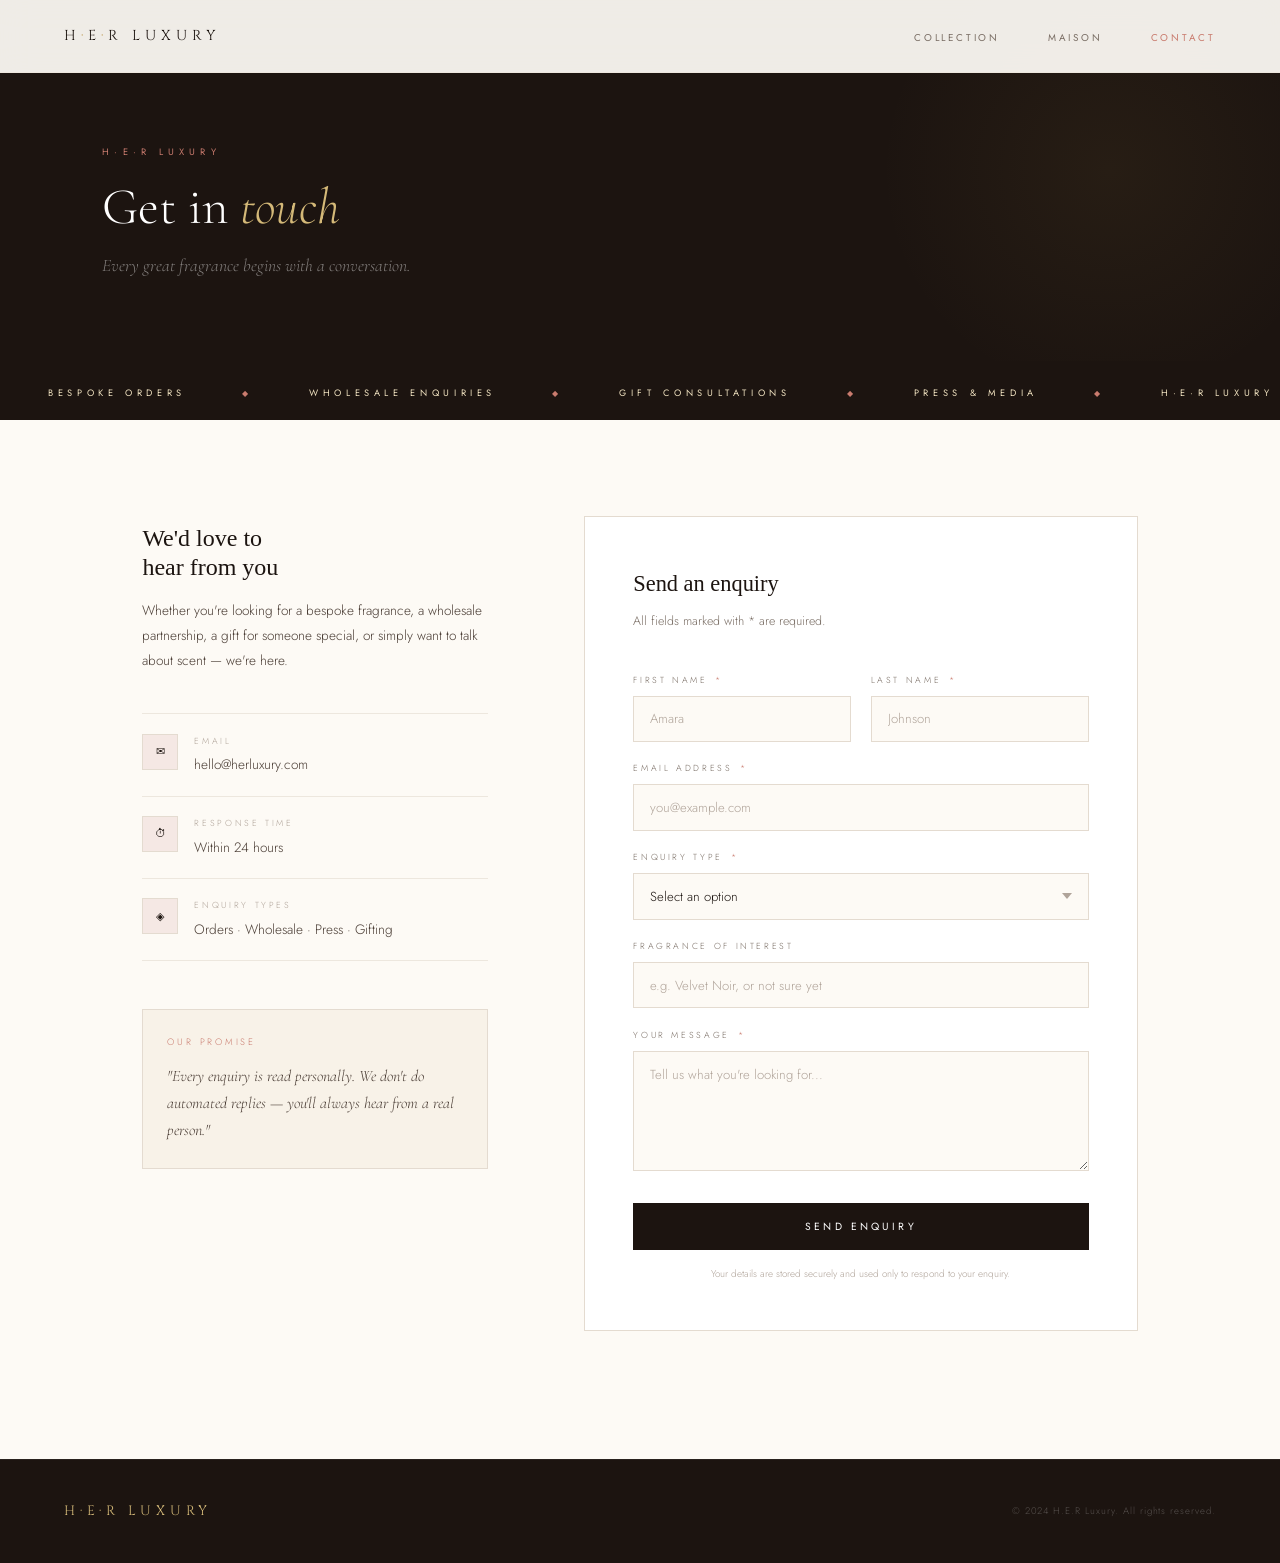
<file: contact.html>
<!DOCTYPE html>
<html lang="en">
<head>
  <meta charset="UTF-8" />
  <meta name="viewport" content="width=device-width, initial-scale=1.0" />
  <title>Contact — H.E.R LUXURY</title>
  <link rel="stylesheet" href="style.css" />
  <style>
    .contact-page { min-height: 100vh; background: var(--ivory); }
    .contact-hero { background: var(--text); padding: 9rem 8vw 5rem; position: relative; overflow: hidden; }
    .contact-hero::before { content: ''; position: absolute; top: -80px; right: -80px; width: 500px; height: 500px; border-radius: 50%; background: radial-gradient(circle, rgba(184,149,74,0.07) 0%, transparent 65%); pointer-events: none; }
    .contact-hero-inner { max-width: 1200px; margin: 0 auto; position: relative; z-index: 1; }
    .contact-hero .section-eyebrow { color: var(--rose); margin-bottom: 1.2rem; }
    .contact-hero .section-title { color: var(--white); }
    .contact-hero-sub { font-family: 'Cormorant Garamond', serif; font-size: 1.1rem; font-style: italic; color: rgba(255,255,255,0.45); margin-top: 1rem; max-width: 480px; }
    .contact-body { max-width: 1200px; margin: 0 auto; padding: 6rem 8vw 8rem; display: grid; grid-template-columns: 1fr 1.6fr; gap: 6rem; align-items: start; }
    .contact-info { padding-top: 0.5rem; }
    .contact-info-title { font-family: 'Playfair Display', serif; font-size: 1.5rem; font-weight: 400; color: var(--text); margin-bottom: 1rem; line-height: 1.2; }
    .contact-info-desc { font-size: 0.85rem; color: var(--text-mid); line-height: 1.85; margin-bottom: 2.5rem; }
    .contact-info-items { display: flex; flex-direction: column; gap: 0; margin-bottom: 3rem; }
    .contact-info-item { display: flex; align-items: flex-start; gap: 1rem; padding: 1.2rem 0; border-bottom: 1px solid var(--border-lt); }
    .contact-info-item:first-child { border-top: 1px solid var(--border-lt); }
    .contact-info-icon { width: 36px; height: 36px; background: var(--blush); border: 1px solid var(--border); display: flex; align-items: center; justify-content: center; flex-shrink: 0; font-size: 0.7rem; color: var(--rose-dark); }
    .contact-info-label { font-size: 0.55rem; letter-spacing: 0.3em; text-transform: uppercase; color: var(--text-muted); margin-bottom: 0.3rem; }
    .contact-info-value { font-size: 0.85rem; color: var(--text-mid); }
    .contact-info-value a { color: var(--rose-dark); text-decoration: none; transition: color 0.2s; }
    .contact-info-value a:hover { color: var(--rose); }
    .contact-promise { background: var(--cream); border: 1px solid var(--border); padding: 1.5rem; }
    .contact-promise-title { font-size: 0.58rem; letter-spacing: 0.3em; text-transform: uppercase; color: var(--rose); margin-bottom: 0.8rem; }
    .contact-promise-text { font-family: 'Cormorant Garamond', serif; font-size: 1rem; font-style: italic; color: var(--text-mid); line-height: 1.7; }
    .contact-form-wrap { background: var(--white); border: 1px solid var(--border); padding: 3rem; }
    .contact-form-title { font-family: 'Playfair Display', serif; font-size: 1.4rem; font-weight: 400; color: var(--text); margin-bottom: 0.5rem; }
    .contact-form-subtitle { font-size: 0.78rem; color: var(--text-dim); margin-bottom: 2.5rem; }
    .cf-fields { display: grid; grid-template-columns: 1fr 1fr; gap: 1.2rem; }
    .cf-group-full { grid-column: 1 / -1; }
    .cf-group-half { grid-column: span 1; }
    .cf-label { display: block; font-size: 0.55rem; letter-spacing: 0.3em; text-transform: uppercase; color: var(--text-dim); margin-bottom: 0.5rem; }
    .cf-label span { color: var(--rose); margin-left: 2px; }
    .cf-input, .cf-select, .cf-textarea { width: 100%; background: var(--ivory); border: 1px solid var(--border); color: var(--text); padding: 0.8rem 1rem; font-family: 'Jost', sans-serif; font-size: 0.82rem; font-weight: 300; outline: none; transition: border-color 0.2s, background 0.2s; appearance: none; }
    .cf-input:focus, .cf-select:focus, .cf-textarea:focus { border-color: var(--blush-deep); background: var(--white); }
    .cf-input::placeholder, .cf-textarea::placeholder { color: var(--text-muted); }
    .cf-select { background-image: url("data:image/svg+xml,%3Csvg xmlns='http://www.w3.org/2000/svg' width='10' height='6'%3E%3Cpath d='M0 0l5 6 5-6z' fill='%23b0a49a'/%3E%3C/svg%3E"); background-repeat: no-repeat; background-position: right 1rem center; padding-right: 2.5rem; cursor: pointer; }
    .cf-textarea { resize: vertical; min-height: 120px; line-height: 1.6; }
    .cf-honey { display: none; }
    .cf-submit { width: 100%; background: var(--text); color: var(--white); border: none; padding: 1rem 2rem; font-family: 'Jost', sans-serif; font-size: 0.65rem; letter-spacing: 0.3em; text-transform: uppercase; cursor: pointer; transition: background 0.25s; margin-top: 1.5rem; display: flex; align-items: center; justify-content: center; gap: 0.8rem; }
    .cf-submit:hover { background: var(--rose-dark); }
    .cf-submit:disabled { background: var(--border); color: var(--text-muted); cursor: not-allowed; }
    .cf-spinner { width: 14px; height: 14px; border: 1.5px solid rgba(255,255,255,0.3); border-top-color: white; border-radius: 50%; animation: cfSpin 0.7s linear infinite; display: none; }
    .cf-error { display: none; background: #fef2f2; border: 1px solid #fecaca; color: #b91c1c; padding: 0.8rem 1rem; font-size: 0.75rem; margin-top: 1rem; line-height: 1.5; }
    .cf-notice { font-size: 0.62rem; color: var(--text-muted); text-align: center; margin-top: 1rem; line-height: 1.6; }
    .cf-success { display: none; text-align: center; padding: 3rem 2rem; }
    .cf-success-icon { width: 56px; height: 56px; background: var(--blush); border: 1px solid var(--blush-deep); border-radius: 50%; display: flex; align-items: center; justify-content: center; margin: 0 auto 1.5rem; font-size: 1.3rem; color: var(--rose-dark); }
    .cf-success-title { font-family: 'Playfair Display', serif; font-size: 1.6rem; font-weight: 400; color: var(--text); margin-bottom: 0.8rem; }
    .cf-success-text { font-size: 0.82rem; color: var(--text-dim); line-height: 1.8; margin-bottom: 2rem; max-width: 320px; margin-left: auto; margin-right: auto; }
    .cf-success-back { display: inline-block; font-size: 0.6rem; letter-spacing: 0.25em; text-transform: uppercase; color: var(--rose-dark); border: 1px solid var(--blush-deep); padding: 0.6rem 1.5rem; text-decoration: none; transition: all 0.2s; }
    .cf-success-back:hover { background: var(--blush); }
    .cf-loading { text-align: center; padding: 3rem; color: var(--text-muted); font-size: 0.65rem; letter-spacing: 0.3em; text-transform: uppercase; }
    @keyframes cfSpin { to { transform: rotate(360deg); } }
    @media (max-width: 900px) { .contact-body { grid-template-columns: 1fr; gap: 3rem; padding: 4rem 6vw 6rem; } .contact-form-wrap { padding: 2rem; } }
    @media (max-width: 600px) { .contact-hero { padding: 7rem 5vw 3rem; } .contact-body { padding: 3rem 5vw 5rem; } .cf-fields { grid-template-columns: 1fr; } .cf-group-half { grid-column: 1 / -1; } .contact-form-wrap { padding: 1.5rem; } }
  </style>
</head>
<body class="contact-page">

  <nav id="mainNav" class="scrolled">
    <a class="nav-logo" href="index.html">H<em>·</em>E<em>·</em>R LUXURY</a>
    <ul class="nav-links">
      <li><a href="collection.html">Collection</a></li>
      <li><a href="index.html#about">Maison</a></li>
      <li><a href="contact.html" style="color:var(--rose);">Contact</a></li>
    </ul>
    <button class="nav-hamburger" id="navHamburger" onclick="toggleMobileNav()" aria-label="Open menu">
      <span></span><span></span><span></span>
    </button>
  </nav>
  <div class="mobile-nav-overlay" id="mobileNavOverlay" onclick="toggleMobileNav()"></div>
  <div class="mobile-nav-drawer" id="mobileNavDrawer">
    <button class="mobile-nav-close" onclick="toggleMobileNav()">✕</button>
    <div class="mobile-nav-logo">H<em>·</em>E<em>·</em>R LUXURY</div>
    <ul class="mobile-nav-links">
      <li><a href="collection.html" onclick="toggleMobileNav()">Collection</a></li>
      <li><a href="index.html#about" onclick="toggleMobileNav()">Maison</a></li>
      <li><a href="contact.html" onclick="toggleMobileNav()">Contact</a></li>
    </ul>
  </div>

  <section class="contact-hero">
    <div class="contact-hero-inner">
      <div class="section-eyebrow">H·E·R Luxury</div>
      <h1 class="section-title">Get in <em style="font-family:'Cormorant Garamond',serif;font-style:italic;color:var(--gold-light);">touch</em></h1>
      <p class="contact-hero-sub">Every great fragrance begins with a conversation.</p>
    </div>
  </section>

  <div class="marquee-strip" aria-hidden="true">
    <div class="marquee-inner">
      <span class="marquee-item">Bespoke Orders</span><span class="marquee-sep">◆</span>
      <span class="marquee-item">Wholesale Enquiries</span><span class="marquee-sep">◆</span>
      <span class="marquee-item">Gift Consultations</span><span class="marquee-sep">◆</span>
      <span class="marquee-item">Press &amp; Media</span><span class="marquee-sep">◆</span>
      <span class="marquee-item">H·E·R Luxury</span><span class="marquee-sep">◆</span>
      <span class="marquee-item">Artisan Perfumery</span><span class="marquee-sep">◆</span>
      <span class="marquee-item">Bespoke Orders</span><span class="marquee-sep">◆</span>
      <span class="marquee-item">Wholesale Enquiries</span><span class="marquee-sep">◆</span>
      <span class="marquee-item">Gift Consultations</span><span class="marquee-sep">◆</span>
      <span class="marquee-item">Press &amp; Media</span><span class="marquee-sep">◆</span>
      <span class="marquee-item">H·E·R Luxury</span><span class="marquee-sep">◆</span>
      <span class="marquee-item">Artisan Perfumery</span><span class="marquee-sep">◆</span>
    </div>
  </div>

  <div class="contact-body">
    <div class="contact-info">
      <h2 class="contact-info-title">We'd love to<br>hear from you</h2>
      <p class="contact-info-desc">Whether you're looking for a bespoke fragrance, a wholesale partnership, a gift for someone special, or simply want to talk about scent — we're here.</p>
      <div class="contact-info-items">
        <div class="contact-info-item">
          <div class="contact-info-icon">✉</div>
          <div><div class="contact-info-label">Email</div><div class="contact-info-value"><a href="mailto:hello@herluxury.com">hello@herluxury.com</a></div></div>
        </div>
        <div class="contact-info-item">
          <div class="contact-info-icon">⏱</div>
          <div><div class="contact-info-label">Response time</div><div class="contact-info-value">Within 24 hours</div></div>
        </div>
        <div class="contact-info-item">
          <div class="contact-info-icon">◈</div>
          <div><div class="contact-info-label">Enquiry types</div><div class="contact-info-value">Orders · Wholesale · Press · Gifting</div></div>
        </div>
      </div>
      <div class="contact-promise">
        <div class="contact-promise-title">Our promise</div>
        <p class="contact-promise-text">"Every enquiry is read personally. We don't do automated replies — you'll always hear from a real person."</p>
      </div>
    </div>

    <div class="contact-form-wrap">
      <div class="cf-loading" id="cfLoading">Loading form&hellip;</div>
      <div id="cfFormArea" style="display:none;">
        <h2 class="contact-form-title" id="cfHeading"></h2>
        <p class="contact-form-subtitle" id="cfSubheading"></p>
        <form id="contactForm" novalidate>
          <input type="text" name="_gotcha" class="cf-honey" tabindex="-1" autocomplete="off" />
          <div class="cf-fields" id="cfFields"></div>
          <div class="cf-error" id="cfError">Please fill in all required fields correctly.</div>
          <button type="submit" class="cf-submit" id="cfSubmit">
            <span class="cf-spinner" id="cfSpinner"></span>
            <span id="cfBtnText">Send enquiry</span>
          </button>
          <p class="cf-notice">Your details are stored securely and used only to respond to your enquiry.</p>
        </form>
      </div>
      <div class="cf-success" id="cfSuccess">
        <div class="cf-success-icon">✓</div>
        <h3 class="cf-success-title" id="cfSuccessTitle">Message received</h3>
        <p class="cf-success-text" id="cfSuccessText">Thank you for reaching out. We'll be in touch within 24 hours.</p>
        <a href="index.html" class="cf-success-back">Back to store</a>
      </div>
    </div>
  </div>

  <footer>
    <div class="footer-logo">H·E·R Luxury</div>
    <div class="footer-copy">© 2024 H.E.R Luxury. All rights reserved.</div>
  </footer>

  <script src="config.js"></script>
  <script src="store.js"></script>
  <script>
    window.addEventListener('scroll', () => {
      document.getElementById('mainNav').classList.toggle('scrolled', window.scrollY > 40);
    });

    function toggleMobileNav() {
      const drawer = document.getElementById('mobileNavDrawer');
      const overlay = document.getElementById('mobileNavOverlay');
      const btn = document.getElementById('navHamburger');
      const open = drawer.classList.toggle('open');
      overlay.classList.toggle('open', open);
      btn.classList.toggle('open', open);
      document.body.style.overflow = open ? 'hidden' : '';
    }

    function renderField(field) {
      const colClass = field.width === 'half' ? 'cf-group-half' : 'cf-group-full';
      const req = field.required ? '<span>*</span>' : '';
      let input = '';
      if (field.type === 'textarea') {
        input = `<textarea id="cf_${field.id}" name="${field.id}" class="cf-textarea" placeholder="${field.placeholder||''}" ${field.required?'required':''}></textarea>`;
      } else if (field.type === 'select') {
        const opts = (field.options||[]).map(o=>`<option value="${o}">${o}</option>`).join('');
        input = `<select id="cf_${field.id}" name="${field.id}" class="cf-select" ${field.required?'required':''}><option value="" disabled selected>Select an option</option>${opts}</select>`;
      } else {
        input = `<input type="${field.type}" id="cf_${field.id}" name="${field.id}" class="cf-input" placeholder="${field.placeholder||''}" ${field.required?'required':''} />`;
      }
      return `<div class="${colClass}"><label class="cf-label" for="cf_${field.id}">${field.label} ${req}</label>${input}</div>`;
    }

    async function initForm() {
      try {
        const config = await getFormConfig();
        window._formConfig = config;
        document.getElementById('cfHeading').textContent = config.heading || 'Send an enquiry';
        document.getElementById('cfSubheading').textContent = config.subheading || 'All fields marked with * are required.';
        document.getElementById('cfBtnText').textContent = config.submitLabel || 'Send enquiry';
        document.getElementById('cfSuccessTitle').textContent = config.successTitle || 'Message received';
        document.getElementById('cfSuccessText').textContent = config.successText || 'Thank you. We\'ll be in touch within 24 hours.';
        document.getElementById('cfFields').innerHTML = (config.fields||[]).map(renderField).join('');
        document.getElementById('cfLoading').style.display = 'none';
        document.getElementById('cfFormArea').style.display = 'block';
      } catch(err) {
        document.getElementById('cfLoading').textContent = 'Unable to load form. Please email us directly.';
      }
    }

    document.getElementById('contactForm').addEventListener('submit', async function(e) {
      e.preventDefault();
      const config = window._formConfig || { fields: [] };
      const errorEl = document.getElementById('cfError');
      errorEl.style.display = 'none';

      // Honeypot
      if (document.querySelector('.cf-honey').value) return;

      // Collect + validate
      const data = {};
      let valid = true;
      for (const field of config.fields) {
        const el = document.getElementById(`cf_${field.id}`);
        if (!el) continue;
        const val = el.value.trim();
        if (field.required && !val) { valid = false; break; }
        if (field.type === 'email' && val && !/^[^\s@]+@[^\s@]+\.[^\s@]+$/.test(val)) { valid = false; break; }
        data[field.id] = val;
      }

      if (!valid) {
        errorEl.style.display = 'block';
        errorEl.scrollIntoView({ behavior: 'smooth', block: 'center' });
        return;
      }

      // Loading state
      const btn = document.getElementById('cfSubmit');
      const spinner = document.getElementById('cfSpinner');
      const btnText = document.getElementById('cfBtnText');
      btn.disabled = true;
      spinner.style.display = 'block';
      btnText.textContent = 'Sending...';

      try {
        // Build the enquiry record — handle any field names the AI might have set
        const enquiry = {
          first_name: data.first_name || (data.name ? data.name.split(' ')[0] : 'Unknown'),
          last_name: data.last_name || (data.name ? data.name.split(' ').slice(1).join(' ') : ''),
          email: data.email || '',
          enquiry_type: data.enquiry_type || data.type || 'General question',
          fragrance_interest: data.fragrance_interest || data.fragrance || '',
          message: data.message || '',
          status: 'unread',
          notes: ''
        };
        await submitEnquiry(enquiry);
        document.getElementById('cfFormArea').style.display = 'none';
        document.getElementById('cfSuccess').style.display = 'block';
      } catch(err) {
        errorEl.textContent = 'Something went wrong. Please try again or email us directly.';
        errorEl.style.display = 'block';
        btn.disabled = false;
        spinner.style.display = 'none';
        btnText.textContent = config.submitLabel || 'Send enquiry';
      }
    });

    initForm();
  </script>
</body>
</html>
</file>
<file: style.css>
@import url('https://fonts.googleapis.com/css2?family=Cormorant+Garamond:ital,wght@0,300;0,400;0,500;1,300;1,400;1,500&family=Jost:wght@200;300;400;500;600&family=Cinzel:wght@400;500&display=swap');

/* ═══════════════════════════════════════
   TOKENS
═══════════════════════════════════════ */
:root {
  --white:       #ffffff;
  --ivory:       #fdfaf5;
  --cream:       #f8f2e8;
  --parchment:   #f0e6d6;
  --blush:       #f5e8e4;
  --blush-mid:   #e8cdc6;
  --rose:        #c97b6e;
  --rose-deep:   #a85a50;
  --rose-light:  #f2dbd7;
  --gold:        #b8954a;
  --gold-light:  #d4b978;
  --gold-pale:   #f0e2c0;
  --taupe:       #8c7b6e;
  --text:        #1c1410;
  --text-mid:    #4a3d35;
  --text-dim:    #7a6e65;
  --text-muted:  #b0a49a;
  --border:      #e4dbd0;
  --border-lt:   #ede7de;
  --surface:     #faf6f0;
  --card:        #ffffff;

  --shadow-xs:   0 1px 4px rgba(60,40,20,0.06);
  --shadow-sm:   0 4px 20px rgba(60,40,20,0.08);
  --shadow-md:   0 8px 40px rgba(60,40,20,0.12);
  --shadow-lg:   0 20px 60px rgba(60,40,20,0.16);
  --shadow-xl:   0 30px 80px rgba(60,40,20,0.20);
}

/* ═══════════════════════════════════════
   RESET
═══════════════════════════════════════ */
*, *::before, *::after { margin: 0; padding: 0; box-sizing: border-box; }
html { scroll-behavior: smooth; font-size: 16px; }
img { display: block; max-width: 100%; }

body {
  background: var(--ivory);
  color: var(--text);
  font-family: 'Jost', sans-serif;
  font-weight: 300;
  line-height: 1.7;
  -webkit-font-smoothing: antialiased;
}

/* ═══════════════════════════════════════
   NAVIGATION
═══════════════════════════════════════ */
nav {
  position: fixed;
  top: 0; left: 0; right: 0;
  z-index: 200;
  padding: 1.4rem 5vw;
  display: flex;
  align-items: center;
  justify-content: space-between;
  background: rgba(253,250,245,0.94);
  backdrop-filter: blur(16px);
  -webkit-backdrop-filter: blur(16px);
  border-bottom: 1px solid var(--border-lt);
  transition: box-shadow 0.3s;
}

nav.scrolled { box-shadow: var(--shadow-sm); }

.nav-logo {
  font-family: 'Cinzel', serif;
  font-size: 0.9rem;
  letter-spacing: 0.35em;
  color: var(--text);
  text-decoration: none;
  text-transform: uppercase;
}

.nav-logo em {
  font-style: normal;
  color: var(--gold);
}

.nav-links {
  display: flex;
  gap: 3rem;
  list-style: none;
}

.nav-links a {
  font-size: 0.62rem;
  letter-spacing: 0.28em;
  text-transform: uppercase;
  color: var(--text-dim);
  text-decoration: none;
  transition: color 0.25s;
  font-weight: 400;
}

.nav-links a:hover { color: var(--rose); }

/* HAMBURGER BUTTON */
.nav-hamburger {
  display: none;
  flex-direction: column;
  justify-content: center;
  gap: 5px;
  background: none;
  border: none;
  cursor: pointer;
  padding: 4px;
  z-index: 201;
}

.nav-hamburger span {
  display: block;
  width: 24px;
  height: 1.5px;
  background: var(--text);
  transition: all 0.3s;
}

.nav-hamburger.open span:nth-child(1) { transform: translateY(6.5px) rotate(45deg); }
.nav-hamburger.open span:nth-child(2) { opacity: 0; }
.nav-hamburger.open span:nth-child(3) { transform: translateY(-6.5px) rotate(-45deg); }

/* MOBILE NAV OVERLAY */
.mobile-nav-overlay {
  display: none;
  position: fixed;
  inset: 0;
  background: rgba(28,20,16,0.5);
  z-index: 299;
  opacity: 0;
  transition: opacity 0.3s;
}

.mobile-nav-overlay.open {
  display: block;
  opacity: 1;
}

/* MOBILE NAV DRAWER */
.mobile-nav-drawer {
  position: fixed;
  top: 0; right: 0;
  width: min(80vw, 300px);
  height: 100%;
  background: var(--ivory);
  z-index: 300;
  padding: 2rem 2rem 3rem;
  display: flex;
  flex-direction: column;
  transform: translateX(100%);
  transition: transform 0.35s cubic-bezier(0.22,1,0.36,1);
  overflow-y: auto;
}

.mobile-nav-drawer.open {
  transform: translateX(0);
}

.mobile-nav-close {
  align-self: flex-end;
  background: none;
  border: none;
  font-size: 1.2rem;
  color: var(--text-dim);
  cursor: pointer;
  padding: 0.3rem;
  margin-bottom: 2rem;
  transition: color 0.2s;
}

.mobile-nav-close:hover { color: var(--rose); }

.mobile-nav-logo {
  font-family: 'Cinzel', serif;
  font-size: 0.8rem;
  letter-spacing: 0.35em;
  color: var(--text);
  text-transform: uppercase;
  margin-bottom: 3rem;
  border-bottom: 1px solid var(--border-lt);
  padding-bottom: 1.5rem;
}

.mobile-nav-logo em {
  font-style: normal;
  color: var(--gold);
}

.mobile-nav-links {
  list-style: none;
  display: flex;
  flex-direction: column;
  gap: 0;
}

.mobile-nav-links li {
  border-bottom: 1px solid var(--border-lt);
}

.mobile-nav-links a {
  display: block;
  padding: 1.1rem 0;
  font-size: 0.65rem;
  letter-spacing: 0.3em;
  text-transform: uppercase;
  color: var(--text-mid);
  text-decoration: none;
  transition: color 0.2s;
}

.mobile-nav-links a:hover { color: var(--rose); }

@media (max-width: 768px) {
  .nav-hamburger { display: flex; }
  .nav-links { display: none !important; }
}


.hero {
  min-height: 100vh;
  display: grid;
  grid-template-columns: 1fr 1fr;
  padding-top: 80px; /* nav height */
  overflow: hidden;
}

/* LEFT TEXT PANEL */
.hero-left {
  display: flex;
  flex-direction: column;
  justify-content: center;
  padding: 6rem 5vw 6rem 5vw;
  background: var(--ivory);
  position: relative;
  z-index: 1;
}

.hero-left::before {
  content: '';
  position: absolute;
  bottom: -60px; right: -60px;
  width: 300px; height: 300px;
  border-radius: 50%;
  background: radial-gradient(circle, rgba(184,149,74,0.08) 0%, transparent 70%);
  pointer-events: none;
}

.hero-eyebrow {
  display: flex;
  align-items: center;
  gap: 1rem;
  font-size: 0.6rem;
  letter-spacing: 0.55em;
  text-transform: uppercase;
  color: var(--rose);
  margin-bottom: 2rem;
  font-weight: 400;
  animation: fadeUp 0.9s ease both;
}

.hero-eyebrow::before {
  content: '';
  display: block;
  width: 40px; height: 1px;
  background: var(--rose);
  flex-shrink: 0;
}

.hero-title {
  font-family: 'Cormorant Garamond', serif;
  font-size: clamp(3.2rem, 5.5vw, 6rem);
  font-weight: 300;
  line-height: 1.0;
  letter-spacing: -0.01em;
  color: var(--text);
  margin-bottom: 1.6rem;
  animation: fadeUp 0.9s 0.12s ease both;
}

.hero-title em {
  font-style: italic;
  color: var(--gold);
}

.hero-subtitle {
  font-family: 'Cormorant Garamond', serif;
  font-size: 1.15rem;
  font-style: italic;
  color: var(--text-dim);
  max-width: 380px;
  margin-bottom: 3.5rem;
  line-height: 1.75;
  animation: fadeUp 0.9s 0.24s ease both;
}

.hero-actions {
  display: flex;
  align-items: center;
  gap: 2rem;
  animation: fadeUp 0.9s 0.36s ease both;
}

.btn-hero-primary {
  display: inline-block;
  font-family: 'Jost', sans-serif;
  font-size: 0.6rem;
  letter-spacing: 0.35em;
  text-transform: uppercase;
  color: var(--white);
  background: var(--text);
  padding: 1.1rem 2.8rem;
  text-decoration: none;
  transition: all 0.3s ease;
  font-weight: 400;
}

.btn-hero-primary:hover {
  background: var(--gold);
  transform: translateY(-2px);
  box-shadow: 0 10px 30px rgba(184,149,74,0.3);
}

.hero-note {
  font-size: 0.65rem;
  letter-spacing: 0.1em;
  color: var(--text-muted);
}

.hero-note span {
  color: var(--gold);
  font-weight: 400;
}

/* RIGHT IMAGE PANEL */
.hero-right {
  position: relative;
  overflow: hidden;
}

.hero-main-image {
  width: 100%;
  height: 100%;
  object-fit: cover;
  display: block;
  animation: heroScale 1.4s cubic-bezier(0.22, 1, 0.36, 1) both;
}

/* floating cards */
.hero-float-card {
  position: absolute;
  background: var(--white);
  box-shadow: var(--shadow-md);
  padding: 1.2rem 1.6rem;
  animation: fadeUp 1s 0.8s ease both;
}

.hero-float-card.card-top {
  top: 12%;
  left: -2rem;
  text-align: center;
  min-width: 120px;
}

.hero-float-card.card-bottom {
  bottom: 14%;
  right: 2rem;
  display: flex;
  align-items: center;
  gap: 1rem;
  min-width: 180px;
}

.hfc-num {
  font-family: 'Cormorant Garamond', serif;
  font-size: 2rem;
  color: var(--text);
  line-height: 1;
}

.hfc-label {
  font-size: 0.52rem;
  letter-spacing: 0.3em;
  text-transform: uppercase;
  color: var(--text-muted);
  margin-top: 0.2rem;
}

.hfc-icon {
  font-size: 1.4rem;
  color: var(--gold);
}

.hfc-body-text {
  font-size: 0.72rem;
  color: var(--text-mid);
  line-height: 1.4;
}

.hfc-body-text strong {
  display: block;
  font-family: 'Cormorant Garamond', serif;
  font-size: 0.95rem;
  font-weight: 400;
  color: var(--text);
}

/* ═══════════════════════════════════════
   MARQUEE STRIP
═══════════════════════════════════════ */
.marquee-strip {
  background: var(--text);
  padding: 1rem 0;
  overflow: hidden;
  white-space: nowrap;
}

.marquee-inner {
  display: inline-block;
  animation: marquee 28s linear infinite;
}

.marquee-item {
  display: inline-block;
  font-size: 0.58rem;
  letter-spacing: 0.5em;
  text-transform: uppercase;
  color: var(--gold-pale);
  padding: 0 3rem;
  font-weight: 400;
}

.marquee-sep {
  display: inline-block;
  color: var(--rose);
  margin: 0 0.5rem;
  font-size: 0.5rem;
}

/* ═══════════════════════════════════════
   FEATURED SCENT (full-width spotlight)
═══════════════════════════════════════ */
.featured-section {
  background: var(--cream);
  overflow: hidden;
}

.featured-inner {
  display: grid;
  grid-template-columns: 1fr 1fr;
  min-height: 600px;
}

.featured-image-wrap {
  position: relative;
  overflow: hidden;
}

.featured-image {
  width: 100%;
  height: 100%;
  object-fit: cover;
  display: block;
  transition: transform 8s ease;
}

.featured-image-wrap:hover .featured-image {
  transform: scale(1.04);
}

.featured-label-tag {
  position: absolute;
  top: 2rem; left: 2rem;
  background: var(--white);
  padding: 0.5rem 1.2rem;
  font-size: 0.52rem;
  letter-spacing: 0.35em;
  text-transform: uppercase;
  color: var(--rose);
  box-shadow: var(--shadow-xs);
}

.featured-content {
  display: flex;
  flex-direction: column;
  justify-content: center;
  padding: 5rem 6vw;
  background: var(--parchment);
  position: relative;
}

.featured-content::before {
  content: '"';
  position: absolute;
  top: 3rem; left: 4vw;
  font-family: 'Cormorant Garamond', serif;
  font-size: 8rem;
  color: rgba(184,149,74,0.1);
  line-height: 1;
  font-style: italic;
}

.featured-tag {
  font-size: 0.58rem;
  letter-spacing: 0.5em;
  text-transform: uppercase;
  color: var(--rose);
  margin-bottom: 1.2rem;
  font-weight: 400;
}

.featured-name {
  font-family: 'Cormorant Garamond', serif;
  font-size: clamp(2.5rem, 4vw, 4rem);
  font-weight: 300;
  color: var(--text);
  line-height: 1.05;
  margin-bottom: 0.6rem;
}

.featured-collection {
  font-size: 0.6rem;
  letter-spacing: 0.35em;
  text-transform: uppercase;
  color: var(--taupe);
  margin-bottom: 1.8rem;
}

.featured-desc {
  font-family: 'Cormorant Garamond', serif;
  font-size: 1.1rem;
  font-style: italic;
  color: var(--text-mid);
  line-height: 1.85;
  max-width: 360px;
  margin-bottom: 2.5rem;
}

.featured-notes {
  display: flex;
  gap: 1.5rem;
  margin-bottom: 3rem;
  flex-wrap: wrap;
}

.featured-note-pill {
  font-size: 0.6rem;
  letter-spacing: 0.15em;
  text-transform: uppercase;
  color: var(--text-mid);
  border: 1px solid var(--border);
  padding: 0.4rem 1rem;
  background: var(--white);
}

.featured-price-row {
  display: flex;
  align-items: center;
  gap: 2rem;
  margin-bottom: 2rem;
}

.featured-price {
  font-family: 'Cormorant Garamond', serif;
  font-size: 2.2rem;
  font-weight: 300;
  color: var(--text);
}

.featured-stock {
  font-size: 0.55rem;
  letter-spacing: 0.2em;
  text-transform: uppercase;
  color: #6a9a72;
  border: 1px solid rgba(106,154,114,0.4);
  padding: 0.3rem 0.8rem;
  background: rgba(106,154,114,0.06);
}

/* ═══════════════════════════════════════
   COLLECTION GRID
═══════════════════════════════════════ */
.collection-section {
  background: var(--ivory);
  padding: 8rem 5vw;
}

.section-header-row {
  display: flex;
  align-items: flex-end;
  justify-content: space-between;
  margin-bottom: 4rem;
  gap: 2rem;
}

.section-eyebrow {
  font-size: 0.58rem;
  letter-spacing: 0.55em;
  text-transform: uppercase;
  color: var(--rose);
  margin-bottom: 0.8rem;
  font-weight: 400;
}

.section-title {
  font-family: 'Cormorant Garamond', serif;
  font-size: clamp(2.2rem, 4vw, 3.5rem);
  font-weight: 300;
  color: var(--text);
  line-height: 1.1;
}

.section-title em {
  font-style: italic;
  color: var(--gold);
}

.section-count {
  font-size: 0.6rem;
  letter-spacing: 0.25em;
  text-transform: uppercase;
  color: var(--text-muted);
  flex-shrink: 0;
  padding-bottom: 0.5rem;
}

/* FILTER TABS */
.collection-filters {
  display: flex;
  gap: 0.5rem;
  margin-bottom: 3rem;
  flex-wrap: wrap;
}

.filter-tab {
  font-size: 0.6rem;
  letter-spacing: 0.2em;
  text-transform: uppercase;
  color: var(--text-dim);
  border: 1px solid var(--border);
  padding: 0.5rem 1.3rem;
  background: none;
  font-family: 'Jost', sans-serif;
  cursor: pointer;
  transition: all 0.25s;
  font-weight: 400;
  display: inline-block;
}

.filter-tab:hover { border-color: var(--rose); color: var(--rose); }

.filter-tab.active {
  background: var(--text);
  border-color: var(--text);
  color: var(--white);
}

/* GRID */
.perfume-grid {
  display: grid;
  grid-template-columns: repeat(auto-fill, minmax(280px, 1fr));
  gap: 2px;
}

/* CARD */
.perfume-card {
  background: var(--card);
  overflow: hidden;
  cursor: pointer;
  transition: transform 0.4s cubic-bezier(0.25, 0.46, 0.45, 0.94), box-shadow 0.4s;
  position: relative;
}

.perfume-card:hover {
  transform: translateY(-6px);
  box-shadow: var(--shadow-lg);
  z-index: 2;
}

.card-image {
  aspect-ratio: 3/4;
  overflow: hidden;
  position: relative;
  background: var(--parchment);
}

.card-image img {
  width: 100%;
  height: 100%;
  object-fit: cover;
  transition: transform 0.7s cubic-bezier(0.25, 0.46, 0.45, 0.94);
}

.perfume-card:hover .card-image img {
  transform: scale(1.07);
}

/* placeholder bottle SVG when no image */
.card-image-placeholder {
  width: 100%;
  height: 100%;
  display: flex;
  align-items: center;
  justify-content: center;
  background: linear-gradient(150deg, var(--parchment) 0%, var(--blush) 100%);
  position: relative;
}

.card-image-placeholder::before {
  content: 'H·E·R';
  position: absolute;
  top: 50%;
  left: 50%;
  transform: translate(-50%, -50%);
  font-family: 'Cinzel', serif;
  font-size: 0.6rem;
  letter-spacing: 0.5em;
  color: rgba(184,149,74,0.3);
}

.bottle-svg-wrap svg {
  width: 70px;
  opacity: 0.55;
}

/* overlay gradient on image */
.card-image::after {
  content: '';
  position: absolute;
  bottom: 0; left: 0; right: 0;
  height: 40%;
  background: linear-gradient(to top, rgba(28,20,16,0.25), transparent);
  pointer-events: none;
  transition: opacity 0.4s;
}

.card-badge {
  position: absolute;
  top: 1rem; left: 1rem;
  z-index: 2;
  font-size: 0.5rem;
  letter-spacing: 0.22em;
  text-transform: uppercase;
  padding: 0.3rem 0.75rem;
  font-weight: 500;
}

.card-badge.featured-badge {
  background: var(--gold);
  color: var(--white);
}

.card-badge.sold-out {
  background: rgba(255,255,255,0.9);
  color: var(--text-dim);
  border: 1px solid var(--border);
}

/* card quick-view button appears on hover */
.card-quick-view {
  position: absolute;
  bottom: 1.2rem;
  left: 50%;
  transform: translateX(-50%) translateY(6px);
  opacity: 0;
  transition: all 0.3s;
  background: var(--white);
  color: var(--text);
  border: none;
  padding: 0.6rem 1.6rem;
  font-family: 'Jost', sans-serif;
  font-size: 0.58rem;
  letter-spacing: 0.2em;
  text-transform: uppercase;
  cursor: pointer;
  white-space: nowrap;
  z-index: 3;
  box-shadow: var(--shadow-sm);
}

.perfume-card:hover .card-quick-view {
  opacity: 1;
  transform: translateX(-50%) translateY(0);
}

.card-body {
  padding: 1.4rem 1.5rem 1.6rem;
  border-top: 1px solid var(--border-lt);
}

.card-collection {
  font-size: 0.52rem;
  letter-spacing: 0.38em;
  text-transform: uppercase;
  color: var(--rose);
  margin-bottom: 0.4rem;
  font-weight: 400;
}

.card-name {
  font-family: 'Cormorant Garamond', serif;
  font-size: 1.4rem;
  font-weight: 400;
  color: var(--text);
  margin-bottom: 0.3rem;
  line-height: 1.2;
}

.card-notes {
  font-family: 'Cormorant Garamond', serif;
  font-size: 0.88rem;
  color: var(--text-dim);
  font-style: italic;
  margin-bottom: 1.2rem;
  line-height: 1.4;
}

.card-footer {
  display: flex;
  align-items: center;
  justify-content: space-between;
  padding-top: 1.1rem;
  border-top: 1px solid var(--border-lt);
}

.card-price {
  font-family: 'Cormorant Garamond', serif;
  font-size: 1.35rem;
  font-weight: 300;
  color: var(--text);
}

.card-buy {
  font-size: 0.56rem;
  letter-spacing: 0.22em;
  text-transform: uppercase;
  color: var(--text);
  border: 1px solid var(--text);
  padding: 0.45rem 1.1rem;
  background: transparent;
  cursor: pointer;
  font-family: 'Jost', sans-serif;
  transition: all 0.3s;
  font-weight: 400;
}

.card-buy:hover {
  background: var(--text);
  color: var(--white);
}

.card-buy.disabled {
  color: var(--text-muted);
  border-color: var(--border);
  cursor: not-allowed;
  background: var(--surface);
}

/* ═══════════════════════════════════════
   INGREDIENTS / MATERIALS STRIP
═══════════════════════════════════════ */
.materials-section {
  background: var(--parchment);
  padding: 6rem 5vw;
  border-top: 1px solid var(--border);
  border-bottom: 1px solid var(--border);
}

.materials-grid {
  display: grid;
  grid-template-columns: repeat(4, 1fr);
  gap: 2px;
  margin-top: 4rem;
}

.material-card {
  background: var(--white);
  overflow: hidden;
  position: relative;
}

.material-image {
  aspect-ratio: 4/3;
  overflow: hidden;
}

.material-image img {
  width: 100%;
  height: 100%;
  object-fit: cover;
  transition: transform 0.6s ease;
}

.material-card:hover .material-image img {
  transform: scale(1.06);
}

.material-body {
  padding: 1.2rem 1.4rem;
}

.material-name {
  font-family: 'Cormorant Garamond', serif;
  font-size: 1.1rem;
  font-weight: 400;
  color: var(--text);
  margin-bottom: 0.3rem;
}

.material-origin {
  font-size: 0.58rem;
  letter-spacing: 0.25em;
  text-transform: uppercase;
  color: var(--taupe);
}

/* ═══════════════════════════════════════
   ABOUT  —  two-column
═══════════════════════════════════════ */
.about-section {
  background: var(--white);
  padding: 8rem 5vw;
}

.about-inner {
  max-width: 1300px;
  margin: 0 auto;
  display: grid;
  grid-template-columns: 1fr 1fr;
  gap: 8vw;
  align-items: center;
}

.about-image-stack {
  position: relative;
  height: 600px;
}

.about-img-main {
  position: absolute;
  top: 0; left: 0;
  width: 75%;
  height: 80%;
  object-fit: cover;
  box-shadow: var(--shadow-md);
}

.about-img-accent {
  position: absolute;
  bottom: 0; right: 0;
  width: 55%;
  height: 55%;
  object-fit: cover;
  box-shadow: var(--shadow-lg);
  border: 6px solid var(--white);
}

.about-badge {
  position: absolute;
  top: 50%; left: 50%;
  transform: translate(-50%, -50%);
  background: var(--white);
  border: 1px solid var(--border);
  padding: 1.5rem 2rem;
  text-align: center;
  box-shadow: var(--shadow-md);
  z-index: 3;
}

.about-badge-num {
  font-family: 'Cormorant Garamond', serif;
  font-size: 2.5rem;
  font-weight: 300;
  color: var(--gold);
  line-height: 1;
}

.about-badge-label {
  font-size: 0.52rem;
  letter-spacing: 0.3em;
  text-transform: uppercase;
  color: var(--text-muted);
  margin-top: 0.3rem;
}

.about-text .section-eyebrow { margin-bottom: 1rem; }

.about-text .section-title { margin-bottom: 2rem; }

.about-text p {
  font-size: 0.88rem;
  color: var(--text-mid);
  margin-bottom: 1.4rem;
  line-height: 1.95;
}

.about-divider {
  width: 50px;
  height: 1.5px;
  background: var(--gold);
  margin: 2.5rem 0;
}

.about-stats {
  display: grid;
  grid-template-columns: repeat(3, 1fr);
  gap: 2rem;
  padding-top: 2rem;
  border-top: 1px solid var(--border-lt);
}

.about-stat-num {
  font-family: 'Cormorant Garamond', serif;
  font-size: 2.2rem;
  font-weight: 300;
  color: var(--text);
  line-height: 1;
}

.about-stat-label {
  font-size: 0.55rem;
  letter-spacing: 0.25em;
  text-transform: uppercase;
  color: var(--text-muted);
  margin-top: 0.3rem;
}

/* ═══════════════════════════════════════
   TESTIMONIALS
═══════════════════════════════════════ */
.testimonials-section {
  background: var(--cream);
  padding: 7rem 5vw;
  border-top: 1px solid var(--border);
}

.testimonials-grid {
  display: grid;
  grid-template-columns: repeat(3, 1fr);
  gap: 2px;
  margin-top: 4rem;
}

.testimonial-card {
  background: var(--white);
  padding: 2.5rem;
  position: relative;
}

.testimonial-card::before {
  content: '"';
  font-family: 'Cormorant Garamond', serif;
  font-size: 5rem;
  color: var(--gold-pale);
  position: absolute;
  top: 1rem; left: 1.5rem;
  line-height: 1;
}

.testimonial-stars {
  color: var(--gold);
  font-size: 0.75rem;
  letter-spacing: 0.15em;
  margin-bottom: 1.2rem;
}

.testimonial-text {
  font-family: 'Cormorant Garamond', serif;
  font-size: 1.05rem;
  font-style: italic;
  color: var(--text-mid);
  line-height: 1.8;
  margin-bottom: 1.5rem;
}

.testimonial-author {
  display: flex;
  align-items: center;
  gap: 1rem;
}

.testimonial-avatar {
  width: 36px; height: 36px;
  border-radius: 50%;
  overflow: hidden;
  flex-shrink: 0;
  background: var(--blush);
  display: flex;
  align-items: center;
  justify-content: center;
  font-family: 'Cormorant Garamond', serif;
  font-size: 1rem;
  color: var(--rose-deep);
}

.testimonial-avatar img {
  width: 100%;
  height: 100%;
  object-fit: cover;
}

.testimonial-name {
  font-size: 0.75rem;
  font-weight: 500;
  color: var(--text);
}

.testimonial-location {
  font-size: 0.6rem;
  letter-spacing: 0.1em;
  color: var(--text-muted);
}

/* ═══════════════════════════════════════
   CONTACT
═══════════════════════════════════════ */
.contact-section {
  background: var(--text);
  padding: 7rem 5vw;
  text-align: center;
  position: relative;
  overflow: hidden;
}

.contact-section::before {
  content: '';
  position: absolute;
  top: -100px; right: -100px;
  width: 400px; height: 400px;
  border-radius: 50%;
  background: radial-gradient(circle, rgba(184,149,74,0.08) 0%, transparent 70%);
  pointer-events: none;
}

.contact-section .section-eyebrow { color: var(--rose); }

.contact-section .section-title { color: var(--white); margin-bottom: 1.5rem; }

.contact-desc {
  font-size: 0.88rem;
  color: rgba(255,255,255,0.5);
  max-width: 420px;
  margin: 0 auto 3rem;
  line-height: 1.85;
}

.contact-email {
  font-family: 'Cormorant Garamond', serif;
  font-size: 1.5rem;
  font-style: italic;
  color: var(--gold-light);
  text-decoration: none;
  border-bottom: 1px solid rgba(212,185,120,0.35);
  padding-bottom: 3px;
  transition: color 0.25s, border-color 0.25s;
}

.contact-email:hover {
  color: var(--white);
  border-color: rgba(255,255,255,0.4);
}

/* ═══════════════════════════════════════
   FOOTER
═══════════════════════════════════════ */
footer {
  background: var(--text);
  border-top: 1px solid rgba(255,255,255,0.06);
  padding: 2.5rem 5vw;
  display: flex;
  align-items: center;
  justify-content: space-between;
}

.footer-logo {
  font-family: 'Cinzel', serif;
  font-size: 0.85rem;
  letter-spacing: 0.35em;
  color: var(--gold-light);
  text-transform: uppercase;
}

.footer-copy {
  font-size: 0.6rem;
  letter-spacing: 0.1em;
  color: rgba(255,255,255,0.25);
}

/* ═══════════════════════════════════════
   PURCHASE MODAL
═══════════════════════════════════════ */
.modal-overlay {
  position: fixed;
  inset: 0;
  background: rgba(28,20,16,0.6);
  backdrop-filter: blur(6px);
  z-index: 1000;
  display: flex;
  align-items: center;
  justify-content: center;
  opacity: 0;
  pointer-events: none;
  transition: opacity 0.35s;
}

.modal-overlay.open {
  opacity: 1;
  pointer-events: all;
}

.modal {
  background: var(--white);
  width: 760px;
  max-width: 94vw;
  max-height: 90vh;
  overflow-y: auto;
  display: grid;
  grid-template-columns: 1fr 1fr;
  transform: translateY(28px) scale(0.97);
  transition: transform 0.4s cubic-bezier(0.34, 1.2, 0.64, 1);
  box-shadow: var(--shadow-xl);
}

.modal-overlay.open .modal { transform: translateY(0) scale(1); }

.modal-image-panel {
  background: var(--parchment);
  display: flex;
  align-items: center;
  justify-content: center;
  min-height: 340px;
  overflow: hidden;
  position: relative;
}

.modal-image-panel img {
  width: 100%;
  height: 100%;
  object-fit: cover;
  position: absolute;
  inset: 0;
}

.modal-bottle-placeholder {
  display: flex;
  flex-direction: column;
  align-items: center;
  gap: 0.8rem;
  position: relative;
  z-index: 1;
}

.modal-content-panel {
  padding: 2.5rem;
  display: flex;
  flex-direction: column;
  position: relative;
}

.modal-close {
  position: absolute;
  top: 1.2rem; right: 1.2rem;
  background: var(--surface);
  border: 1px solid var(--border);
  color: var(--text-dim);
  cursor: pointer;
  width: 30px; height: 30px;
  display: flex;
  align-items: center;
  justify-content: center;
  font-size: 0.9rem;
  transition: all 0.2s;
}

.modal-close:hover {
  background: var(--text);
  color: var(--white);
  border-color: var(--text);
}

.modal-collection {
  font-size: 0.52rem;
  letter-spacing: 0.4em;
  text-transform: uppercase;
  color: var(--rose);
  margin-bottom: 0.5rem;
}

.modal-name {
  font-family: 'Cormorant Garamond', serif;
  font-size: 2rem;
  font-weight: 300;
  color: var(--text);
  line-height: 1.15;
  margin-bottom: 0.5rem;
}

.modal-notes {
  font-family: 'Cormorant Garamond', serif;
  font-style: italic;
  font-size: 0.9rem;
  color: var(--text-dim);
  margin-bottom: 1.5rem;
}

.modal-divider {
  width: 40px; height: 1px;
  background: var(--gold);
  margin-bottom: 1.5rem;
}

.modal-desc {
  font-size: 0.82rem;
  color: var(--text-mid);
  line-height: 1.9;
  margin-bottom: 2rem;
  flex: 1;
}

.modal-price {
  font-family: 'Cormorant Garamond', serif;
  font-size: 2.2rem;
  font-weight: 300;
  color: var(--text);
  margin-bottom: 1.5rem;
}

.modal-payment-label {
  font-size: 0.55rem;
  letter-spacing: 0.3em;
  text-transform: uppercase;
  color: var(--text-muted);
  margin-bottom: 0.8rem;
}

.modal-revolut-btn {
  display: inline-flex;
  align-items: center;
  gap: 0.6rem;
  background: var(--text);
  color: var(--white);
  padding: 1rem 2rem;
  font-family: 'Jost', sans-serif;
  font-size: 0.62rem;
  letter-spacing: 0.25em;
  text-transform: uppercase;
  text-decoration: none;
  transition: all 0.3s;
  font-weight: 400;
  width: 100%;
  justify-content: center;
}

.modal-revolut-btn:hover {
  background: var(--gold);
  box-shadow: 0 8px 24px rgba(184,149,74,0.3);
}

.modal-no-revolut {
  font-size: 0.8rem;
  color: var(--text-muted);
  font-style: italic;
  text-align: center;
  padding: 1rem;
  border: 1px dashed var(--border);
}

/* ═══════════════════════════════════════
   ADMIN STYLES
═══════════════════════════════════════ */
body.admin-body { background: var(--surface); }

.admin-layout {
  display: grid;
  grid-template-columns: 250px 1fr;
  min-height: 100vh;
}

.admin-sidebar {
  background: var(--white);
  border-right: 1px solid var(--border);
  padding: 2rem 1.5rem;
  display: flex;
  flex-direction: column;
  position: sticky;
  top: 0;
  height: 100vh;
  overflow-y: auto;
}

.admin-brand-name {
  font-family: 'Cinzel', serif;
  font-size: 0.85rem;
  letter-spacing: 0.25em;
  color: var(--text);
  text-transform: uppercase;
}

.admin-brand-sub {
  font-size: 0.52rem;
  letter-spacing: 0.3em;
  text-transform: uppercase;
  color: var(--text-muted);
  margin-top: 0.3rem;
}

.admin-brand {
  padding-bottom: 1.5rem;
  border-bottom: 1px solid var(--border-lt);
  margin-bottom: 2rem;
}

.sidebar-nav {
  list-style: none;
  display: flex;
  flex-direction: column;
  gap: 0.2rem;
  flex: 1;
}

.sidebar-nav li button {
  display: flex;
  align-items: center;
  gap: 0.7rem;
  width: 100%;
  padding: 0.7rem 1rem;
  font-family: 'Jost', sans-serif;
  font-size: 0.65rem;
  letter-spacing: 0.18em;
  text-transform: uppercase;
  color: var(--text-dim);
  background: none;
  border: none;
  cursor: pointer;
  transition: all 0.2s;
  border-left: 2px solid transparent;
  text-align: left;
  font-weight: 300;
}

.sidebar-nav li button:hover,
.sidebar-nav li.active button {
  color: var(--text);
  border-left-color: var(--gold);
  background: var(--gold-pale);
}

.admin-main { padding: 3rem 3.5rem; }

.admin-topbar {
  display: flex;
  align-items: center;
  justify-content: space-between;
  margin-bottom: 2.5rem;
  padding-bottom: 1.5rem;
  border-bottom: 1px solid var(--border);
}

.admin-page-title {
  font-family: 'Cormorant Garamond', serif;
  font-size: 1.9rem;
  font-weight: 300;
  color: var(--text);
}

.admin-back {
  font-size: 0.6rem;
  letter-spacing: 0.2em;
  text-transform: uppercase;
  color: var(--text-dim);
  text-decoration: none;
  transition: color 0.2s;
  font-weight: 400;
}

.admin-back:hover { color: var(--rose); }

.stats-grid {
  display: grid;
  grid-template-columns: repeat(4, 1fr);
  gap: 1.2rem;
  margin-bottom: 2.5rem;
}

.stat-card {
  background: var(--white);
  border: 1px solid var(--border-lt);
  padding: 1.5rem;
  box-shadow: var(--shadow-xs);
}

.stat-card-label {
  font-size: 0.52rem;
  letter-spacing: 0.3em;
  text-transform: uppercase;
  color: var(--text-muted);
  margin-bottom: 0.7rem;
}

.stat-card-value {
  font-family: 'Cormorant Garamond', serif;
  font-size: 2rem;
  color: var(--text);
  font-weight: 300;
  line-height: 1;
}

.admin-card {
  background: var(--white);
  border: 1px solid var(--border-lt);
  box-shadow: var(--shadow-xs);
  overflow: hidden;
  margin-bottom: 1.5rem;
}

.admin-card-header {
  padding: 1.1rem 1.5rem;
  border-bottom: 1px solid var(--border-lt);
  display: flex;
  align-items: center;
  justify-content: space-between;
  background: var(--surface);
}

.admin-card-title {
  font-family: 'Cormorant Garamond', serif;
  font-size: 1.15rem;
  font-weight: 400;
  color: var(--text);
}

.admin-card-count {
  font-size: 0.58rem;
  letter-spacing: 0.2em;
  color: var(--text-muted);
}

.products-table { width: 100%; border-collapse: collapse; }

.products-table th {
  font-size: 0.52rem;
  letter-spacing: 0.3em;
  text-transform: uppercase;
  color: var(--text-muted);
  padding: 0.8rem 1.5rem;
  text-align: left;
  border-bottom: 1px solid var(--border-lt);
  background: var(--surface);
}

.products-table td {
  padding: 0.9rem 1.5rem;
  border-bottom: 1px solid var(--border-lt);
  vertical-align: middle;
}

.products-table tr:last-child td { border-bottom: none; }
.products-table tr:hover td { background: var(--ivory); }
.td-name { font-family: 'Cormorant Garamond', serif; font-size: 1rem; color: var(--text); }
.td-collection { font-size: 0.62rem; color: var(--text-dim); }
.td-price { font-family: 'Cormorant Garamond', serif; font-size: 1rem; color: var(--text); }

.td-status {
  font-size: 0.56rem;
  letter-spacing: 0.15em;
  text-transform: uppercase;
  padding: 0.25rem 0.65rem;
  display: inline-block;
}

.td-status.in-stock {
  color: #5a8c66;
  background: rgba(90,140,102,0.08);
  border: 1px solid rgba(90,140,102,0.25);
}

.td-status.sold-out {
  color: var(--text-muted);
  background: var(--surface);
  border: 1px solid var(--border);
}

/* AI CONSOLE */
.ai-console {
  background: var(--white);
  border: 1px solid var(--border-lt);
  box-shadow: var(--shadow-xs);
  margin-bottom: 2rem;
  overflow: hidden;
}

.ai-console-header {
  padding: 1rem 1.5rem;
  border-bottom: 1px solid var(--border-lt);
  display: flex;
  align-items: center;
  gap: 0.8rem;
  background: var(--surface);
}

.ai-dot {
  width: 8px; height: 8px;
  border-radius: 50%;
  background: var(--gold);
  box-shadow: 0 0 6px rgba(184,149,74,0.5);
  animation: pulse 2s infinite;
}

.ai-console-label {
  font-size: 0.58rem;
  letter-spacing: 0.3em;
  text-transform: uppercase;
  color: var(--text-mid);
}

.ai-console-label span { color: var(--text-muted); margin-left: 0.4rem; }

.ai-messages {
  padding: 1.5rem;
  max-height: 320px;
  min-height: 80px;
  overflow-y: auto;
  display: flex;
  flex-direction: column;
  gap: 1rem;
}

.ai-messages::-webkit-scrollbar { width: 3px; }
.ai-messages::-webkit-scrollbar-thumb { background: var(--border); }

.msg { display: flex; gap: 0.8rem; align-items: flex-start; }

.msg-avatar {
  width: 26px; height: 26px;
  border-radius: 50%;
  display: flex;
  align-items: center;
  justify-content: center;
  font-size: 0.5rem;
  font-weight: 500;
  flex-shrink: 0;
  margin-top: 2px;
  letter-spacing: 0.04em;
}

.msg.user .msg-avatar { background: var(--blush); border: 1px solid var(--blush-mid); color: var(--rose-deep); }
.msg.ai .msg-avatar { background: var(--gold-pale); border: 1px solid rgba(184,149,74,0.3); color: var(--gold); }

.msg-text {
  font-size: 0.82rem;
  line-height: 1.65;
  flex: 1;
  padding: 0.6rem 1rem;
}

.msg.user .msg-text { background: var(--blush); border: 1px solid rgba(201,123,110,0.15); color: var(--text-mid); }
.msg.ai .msg-text { background: var(--surface); border: 1px solid var(--border-lt); color: var(--text); }
.msg.ai.success .msg-text { border-left: 2px solid var(--gold); }
.msg.ai.error .msg-text { border-left: 2px solid var(--rose-deep); }

.ai-suggestions {
  padding: 0 1.5rem 1rem;
  display: flex;
  flex-wrap: wrap;
  gap: 0.5rem;
}

.suggestion-chip {
  font-size: 0.58rem;
  letter-spacing: 0.06em;
  color: var(--text-dim);
  border: 1px solid var(--border);
  padding: 0.3rem 0.8rem;
  cursor: pointer;
  background: none;
  font-family: 'Jost', sans-serif;
  transition: all 0.2s;
}

.suggestion-chip:hover { color: var(--text); border-color: var(--gold); background: var(--gold-pale); }

.ai-input-area {
  padding: 1rem 1.5rem;
  border-top: 1px solid var(--border-lt);
  display: flex;
  gap: 0.8rem;
  background: var(--surface);
}

.ai-input {
  flex: 1;
  background: var(--white);
  border: 1px solid var(--border);
  color: var(--text);
  padding: 0.72rem 1rem;
  font-family: 'Jost', sans-serif;
  font-size: 0.82rem;
  outline: none;
  transition: border-color 0.2s;
  font-weight: 300;
}

.ai-input:focus { border-color: var(--gold); }
.ai-input::placeholder { color: var(--text-muted); }

.ai-send {
  background: var(--text);
  color: var(--white);
  border: none;
  padding: 0.72rem 1.5rem;
  font-family: 'Jost', sans-serif;
  font-size: 0.6rem;
  letter-spacing: 0.2em;
  text-transform: uppercase;
  cursor: pointer;
  transition: all 0.2s;
}

.ai-send:hover { background: var(--gold); }
.ai-send:disabled { background: var(--border); color: var(--text-muted); cursor: not-allowed; }

/* FORMS */
.form-group { margin-bottom: 1.2rem; }
.form-label { display: block; font-size: 0.56rem; letter-spacing: 0.25em; text-transform: uppercase; color: var(--text-dim); margin-bottom: 0.5rem; }
.form-input, .form-select, .form-textarea { width: 100%; background: var(--surface); border: 1px solid var(--border); color: var(--text); padding: 0.72rem 1rem; font-family: 'Jost', sans-serif; font-size: 0.83rem; outline: none; transition: border-color 0.2s; font-weight: 300; }
.form-input:focus, .form-select:focus, .form-textarea:focus { border-color: var(--gold); }
.form-textarea { resize: vertical; min-height: 80px; }
.form-row { display: grid; grid-template-columns: 1fr 1fr; gap: 1rem; }

.modal-admin { background: var(--white); border: none; width: 500px; max-width: 92vw; max-height: 90vh; overflow-y: auto; transform: translateY(20px) scale(0.98); transition: transform 0.35s cubic-bezier(0.34,1.2,0.64,1); box-shadow: var(--shadow-xl); }
.modal-overlay.open .modal-admin { transform: translateY(0) scale(1); }
.modal-header { padding: 1.5rem; border-bottom: 1px solid var(--border-lt); display: flex; align-items: center; justify-content: space-between; background: var(--surface); }
.modal-title { font-family: 'Cormorant Garamond', serif; font-size: 1.4rem; font-weight: 300; color: var(--text); }
.modal-footer { padding: 1rem 1.5rem; border-top: 1px solid var(--border-lt); display: flex; gap: 0.8rem; justify-content: flex-end; background: var(--surface); }

.btn { font-family: 'Jost', sans-serif; font-size: 0.6rem; letter-spacing: 0.2em; text-transform: uppercase; padding: 0.65rem 1.5rem; cursor: pointer; border: none; transition: all 0.2s; font-weight: 400; }
.btn-primary { background: var(--text); color: var(--white); }
.btn-primary:hover { background: var(--gold); }
.btn-ghost { background: none; border: 1px solid var(--border); color: var(--text-dim); }
.btn-ghost:hover { border-color: var(--text-dim); color: var(--text); }
.btn-danger { background: rgba(168,90,80,0.08); border: 1px solid rgba(168,90,80,0.3); color: var(--rose-deep); }
.btn-danger:hover { background: rgba(168,90,80,0.18); }

/* TOAST */
.toast { position: fixed; bottom: 2.5rem; right: 2.5rem; background: var(--white); border: 1px solid var(--border); border-top: 3px solid var(--gold); padding: 1rem 1.5rem; font-size: 0.78rem; color: var(--text); z-index: 9000; transform: translateX(130%); transition: transform 0.4s cubic-bezier(0.34,1.4,0.64,1); box-shadow: var(--shadow-md); max-width: 300px; }
.toast.show { transform: translateX(0); }
.toast.error { border-top-color: var(--rose-deep); }

/* LOADING SPINNER */
.loading-spinner { width: 16px; height: 16px; border: 2px solid var(--border); border-top-color: var(--gold); border-radius: 50%; animation: spin 0.7s linear infinite; display: inline-block; }

/* ═══════════════════════════════════════
   ANIMATIONS
═══════════════════════════════════════ */
@keyframes fadeUp {
  from { opacity: 0; transform: translateY(24px); }
  to   { opacity: 1; transform: translateY(0); }
}

@keyframes heroScale {
  from { opacity: 0; transform: scale(1.06); }
  to   { opacity: 1; transform: scale(1); }
}

@keyframes marquee {
  from { transform: translateX(0); }
  to   { transform: translateX(-50%); }
}

@keyframes pulse {
  0%, 100% { opacity: 1; }
  50% { opacity: 0.35; }
}

@keyframes spin { to { transform: rotate(360deg); } }

/* ═══════════════════════════════════════
   SCROLLBAR
═══════════════════════════════════════ */
::-webkit-scrollbar { width: 4px; }
::-webkit-scrollbar-track { background: transparent; }
::-webkit-scrollbar-thumb { background: var(--border); }

/* ═══════════════════════════════════════
   RESPONSIVE
═══════════════════════════════════════ */
/* ═══════════════════════════════════════
   RESPONSIVE — TABLET (≤1024px)
═══════════════════════════════════════ */
@media (max-width: 1024px) {

  /* NAV */
  nav { padding: 1.2rem 5vw; }
  .nav-links { display: none; }

  /* HERO — stack vertically, show a background tint instead of image */
  .hero {
    grid-template-columns: 1fr;
    min-height: 85vh;
  }
  .hero-right { display: none; }
  .hero-left {
    padding: 7rem 6vw 5rem;
    min-height: 85vh;
    background:
      radial-gradient(ellipse 80% 60% at 70% 20%, rgba(184,149,74,0.07) 0%, transparent 70%),
      var(--ivory);
    justify-content: center;
  }
  .hero-title { font-size: clamp(2.8rem, 8vw, 4.5rem); }
  .hero-subtitle { max-width: 100%; font-size: 1.05rem; margin-bottom: 2.5rem; }
  .hero-actions { gap: 1.5rem; flex-wrap: wrap; }

  /* FEATURED */
  .featured-inner { grid-template-columns: 1fr; }
  .featured-image-wrap { min-height: 380px; max-height: 420px; }
  .featured-content { padding: 3.5rem 6vw; }
  .featured-name { font-size: clamp(2rem, 5vw, 3rem); }
  .featured-desc { max-width: 100%; }

  /* COLLECTION GRID — 2 columns */
  .perfume-grid { grid-template-columns: repeat(2, 1fr); }

  /* MATERIALS — 2 columns */
  .materials-grid { grid-template-columns: 1fr 1fr; gap: 2px; }

  /* ABOUT */
  .about-inner { grid-template-columns: 1fr; gap: 4rem; }
  .about-image-stack { height: 420px; }

  /* TESTIMONIALS */
  .testimonials-grid { grid-template-columns: 1fr 1fr; gap: 2px; }

  /* ADMIN */
  .admin-layout { grid-template-columns: 1fr; }
  .admin-sidebar { display: none; }
  .stats-grid { grid-template-columns: 1fr 1fr; }

  /* MODAL */
  .modal { grid-template-columns: 1fr; }
  .modal-image-panel { min-height: 240px; max-height: 280px; }
  .modal-content-panel { padding: 2rem; }
}

/* ═══════════════════════════════════════
   RESPONSIVE — MOBILE (≤768px)
═══════════════════════════════════════ */
@media (max-width: 768px) {

  /* NAV */
  nav { padding: 1rem 5vw; height: 60px; }
  .nav-logo { font-size: 0.85rem; }

  /* HERO */
  .hero { min-height: 100svh; padding-top: 60px; }
  .hero-left {
    padding: 4rem 5vw 4rem;
    min-height: 100svh;
    align-items: flex-start;
    text-align: left;
  }
  .hero-eyebrow { font-size: 0.52rem; margin-bottom: 1.5rem; }
  .hero-title { font-size: clamp(2.5rem, 11vw, 3.5rem); margin-bottom: 1.2rem; }
  .hero-subtitle { font-size: 1rem; margin-bottom: 2rem; }
  .hero-actions { flex-direction: column; align-items: flex-start; gap: 1rem; }
  .btn-hero-primary { padding: 0.9rem 2rem; font-size: 0.58rem; width: auto; }
  .hero-note { font-size: 0.6rem; }

  /* MARQUEE — slightly slower and smaller on mobile */
  .marquee-item { font-size: 0.52rem; padding: 0 2rem; }

  /* FEATURED */
  .featured-section { overflow: hidden; }
  .featured-inner { grid-template-columns: 1fr; }
  .featured-image-wrap { min-height: 280px; max-height: 320px; }
  .featured-label-tag { font-size: 0.46rem; top: 1rem; left: 1rem; padding: 0.4rem 0.9rem; }
  .featured-content {
    padding: 2.5rem 5vw;
    order: 2;
  }
  .featured-tag { font-size: 0.5rem; margin-bottom: 0.8rem; }
  .featured-name { font-size: clamp(1.8rem, 7vw, 2.5rem); margin-bottom: 0.5rem; }
  .featured-collection { font-size: 0.52rem; margin-bottom: 1.2rem; }
  .featured-desc { font-size: 0.95rem; margin-bottom: 1.5rem; }
  .featured-notes { gap: 0.7rem; margin-bottom: 1.5rem; }
  .featured-note-pill { font-size: 0.52rem; padding: 0.3rem 0.7rem; }
  .featured-price-row { gap: 1rem; margin-bottom: 1.5rem; }
  .featured-price { font-size: 1.8rem; }

  /* COLLECTION SECTION */
  .collection-section { padding: 3.5rem 5vw 4rem; }
  .section-header-row {
    flex-direction: column;
    align-items: flex-start;
    gap: 0.5rem;
    margin-bottom: 2rem;
  }
  .section-eyebrow { font-size: 0.52rem; }
  .section-title { font-size: clamp(1.8rem, 7vw, 2.5rem); }
  .section-count { font-size: 0.55rem; }

  /* FILTER TABS — scrollable row */
  .collection-filters {
    flex-wrap: nowrap;
    overflow-x: auto;
    -webkit-overflow-scrolling: touch;
    gap: 0.4rem;
    margin-bottom: 2rem;
    padding-bottom: 0.5rem;
    scrollbar-width: none;
  }
  .collection-filters::-webkit-scrollbar { display: none; }
  .filter-tab {
    font-size: 0.55rem;
    padding: 0.45rem 1rem;
    white-space: nowrap;
    flex-shrink: 0;
  }

  /* PRODUCT GRID — single column on small phones */
  .perfume-grid { grid-template-columns: 1fr 1fr; gap: 2px; }
  .card-name { font-size: 1.1rem; }
  .card-notes { font-size: 0.68rem; }
  .card-price { font-size: 1rem; }
  .card-buy { font-size: 0.52rem; padding: 0.35rem 0.7rem; }
  .card-body { padding: 1rem; }

  /* Single column on very small screens */
  @media (max-width: 400px) {
    .perfume-grid { grid-template-columns: 1fr; }
  }

  /* MATERIALS */
  .materials-section { padding: 3.5rem 5vw; }
  .materials-grid { grid-template-columns: 1fr 1fr; gap: 2px; }
  .material-name { font-size: 0.95rem; }
  .material-origin { font-size: 0.52rem; }

  /* ABOUT */
  .about-section { padding: 3.5rem 5vw; }
  .about-inner { grid-template-columns: 1fr; gap: 3rem; }
  .about-image-stack { height: 320px; }
  .about-img-main { width: 78%; height: 78%; }
  .about-img-accent { width: 50%; height: 50%; }
  .about-badge { padding: 1rem 1.2rem; }
  .about-badge-num { font-size: 1.8rem; }
  .about-text p { font-size: 0.82rem; }
  .about-stats { grid-template-columns: repeat(3, 1fr); gap: 1rem; }
  .about-stat-num { font-size: 1.8rem; }
  .about-divider { margin: 1.5rem 0; }

  /* TESTIMONIALS */
  .testimonials-section { padding: 3.5rem 5vw; }
  .testimonials-grid { grid-template-columns: 1fr; gap: 2px; }
  .testimonial-card { padding: 2rem 1.5rem; }
  .testimonial-text { font-size: 0.95rem; }

  /* CONTACT */
  .contact-section { padding: 4rem 5vw; }
  .contact-desc { font-size: 0.82rem; max-width: 100%; margin-bottom: 2rem; }
  .contact-email { font-size: 1.15rem; }

  /* FOOTER */
  footer {
    flex-direction: column;
    gap: 0.8rem;
    text-align: center;
    padding: 2rem 5vw;
  }
  .footer-logo { font-size: 0.75rem; }
  .footer-copy { font-size: 0.55rem; }

  /* PURCHASE MODAL */
  .modal-overlay { align-items: flex-end; }
  .modal {
    grid-template-columns: 1fr;
    width: 100%;
    max-width: 100%;
    max-height: 90svh;
    border-radius: 0;
    overflow-y: auto;
    transform: translateY(40px) scale(1) !important;
  }
  .modal-overlay.open .modal { transform: translateY(0) scale(1) !important; }
  .modal-image-panel {
    min-height: 200px;
    max-height: 240px;
  }
  .modal-image-panel img { height: 240px; }
  .modal-content-panel { padding: 1.5rem 1.5rem 2.5rem; }
  .modal-close { top: 1rem; right: 1rem; }
  .modal-name { font-size: 1.8rem; }
  .modal-notes { font-size: 0.72rem; }
  .modal-desc { font-size: 0.8rem; }
  .modal-price { font-size: 1.8rem; }
  .modal-revolut-btn { width: 100%; text-align: center; justify-content: center; }

  /* ADMIN */
  .admin-main { padding: 1.5rem 1rem; }
  .admin-topbar { flex-direction: column; align-items: flex-start; gap: 1rem; margin-bottom: 1.5rem; }
  .admin-page-title { font-size: 1.4rem; }
  .stats-grid { grid-template-columns: 1fr 1fr; gap: 2px; }
  .stat-card { padding: 1.2rem; }
  .stat-card-value { font-size: 1.5rem; }
  .ai-messages { max-height: 250px; }
  .ai-suggestions { gap: 0.4rem; }
  .suggestion-chip { font-size: 0.58rem; }
  .products-table th, .products-table td { padding: 0.7rem 0.8rem; font-size: 0.72rem; }
  .form-row { grid-template-columns: 1fr; }
  .modal-footer { flex-wrap: wrap; }

  /* COLLECTION PAGE */
  .collection-hero { padding: 7rem 5vw 3rem; }
  .collection-hero-inner { flex-direction: column; gap: 1.5rem; }
  .collection-hero-meta { display: none; }
  .collection-page-wrap { padding: 2rem 5vw 4rem; }
  .collection-intros { grid-template-columns: 1fr; }
  .collection-toolbar {
    flex-direction: column;
    align-items: flex-start;
    gap: 1rem;
  }
  .collection-tabs {
    overflow-x: auto;
    -webkit-overflow-scrolling: touch;
    scrollbar-width: none;
    width: 100%;
  }
  .collection-tabs::-webkit-scrollbar { display: none; }
  .collection-tab { font-size: 0.55rem; padding: 0.45rem 1rem; white-space: nowrap; }
  .collection-sort { width: 100%; justify-content: space-between; }
  .sort-select { flex: 1; }
  .collection-group-name { font-size: 1.4rem; }
  .results-count { font-size: 0.58rem; }
}
</file>
